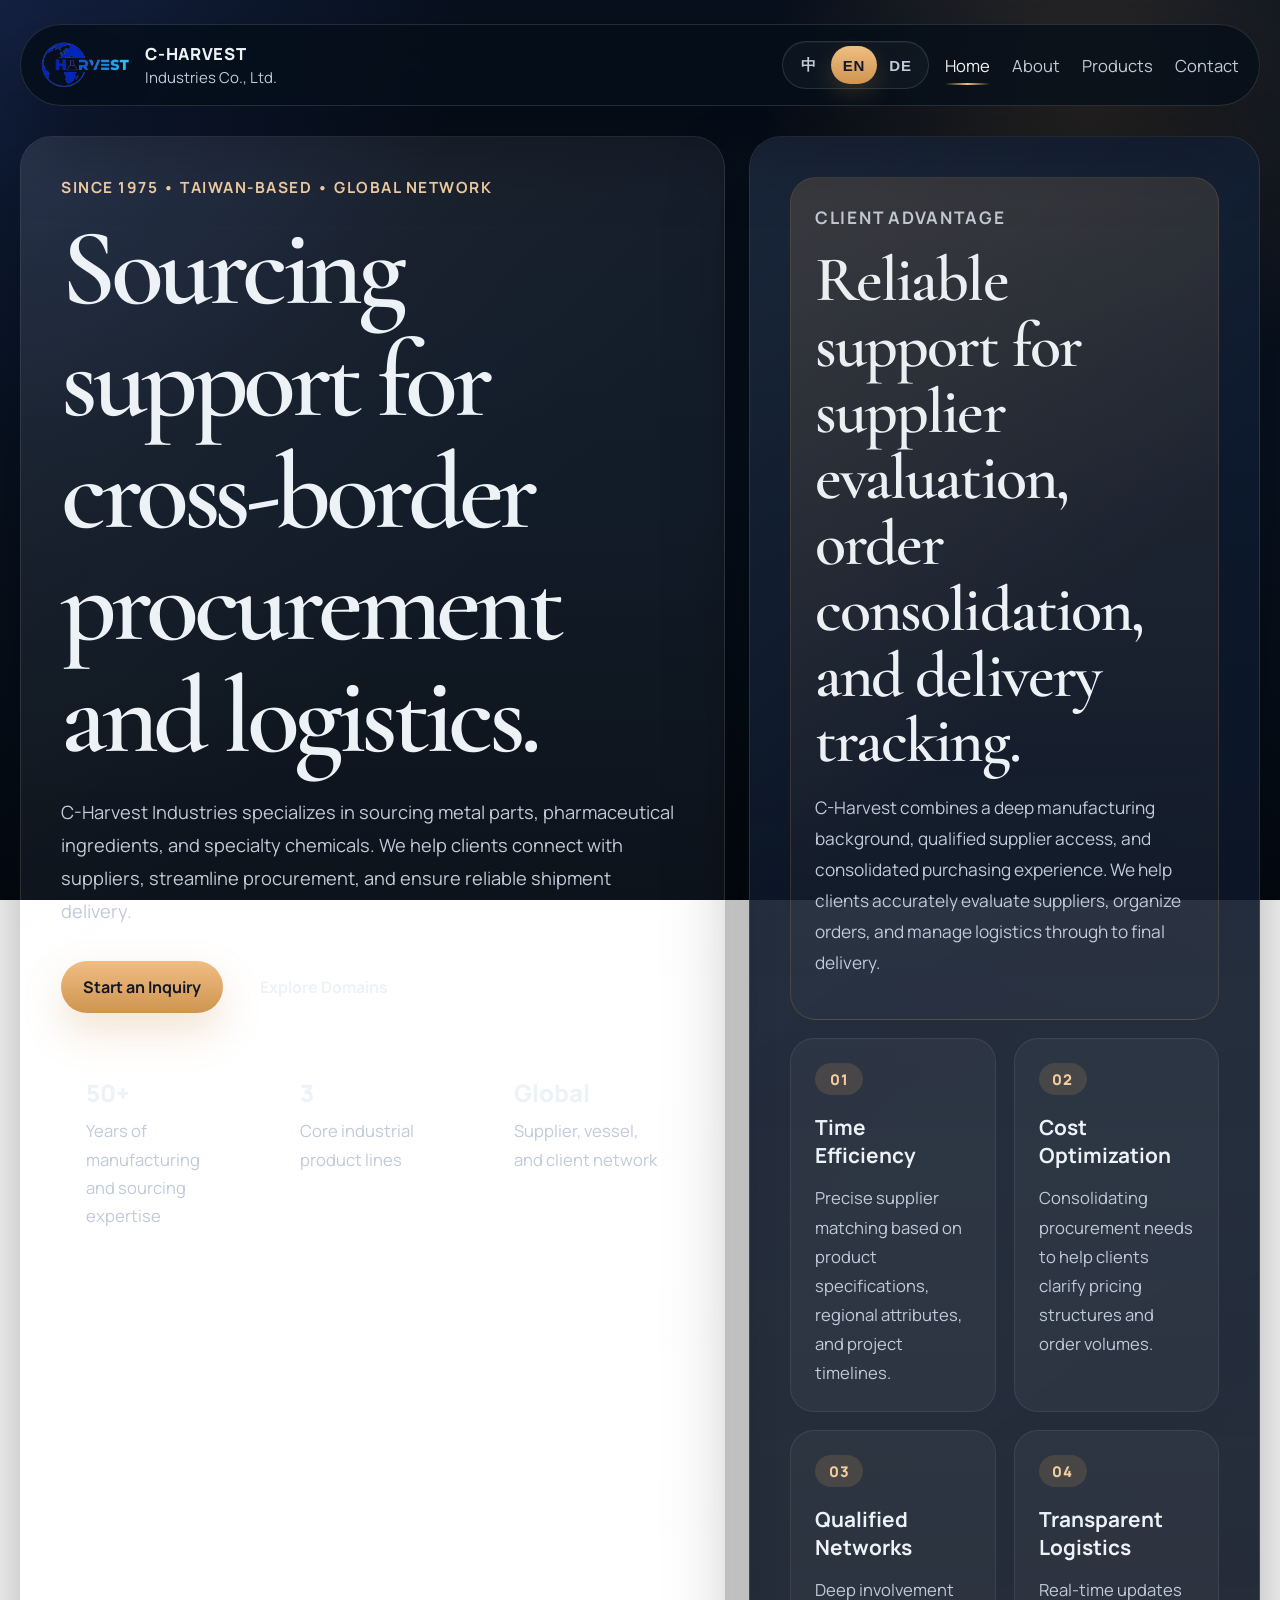
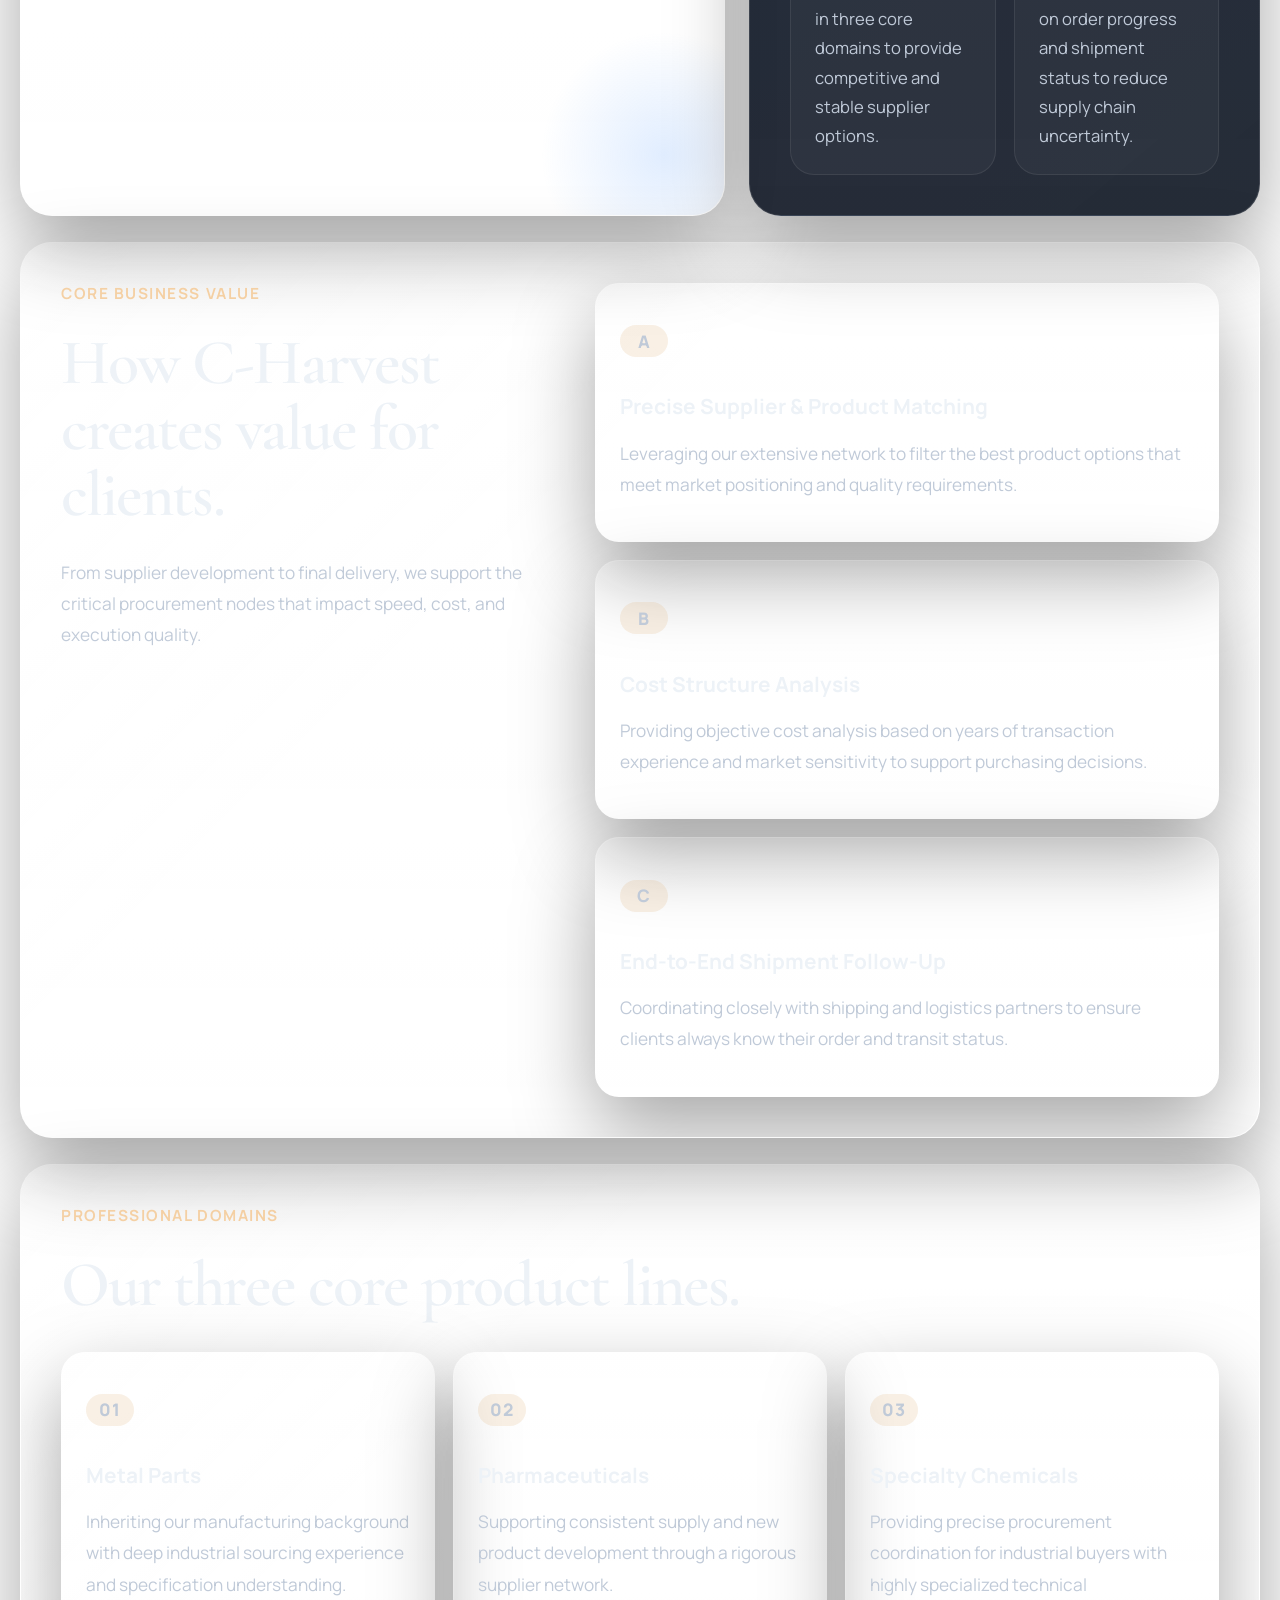
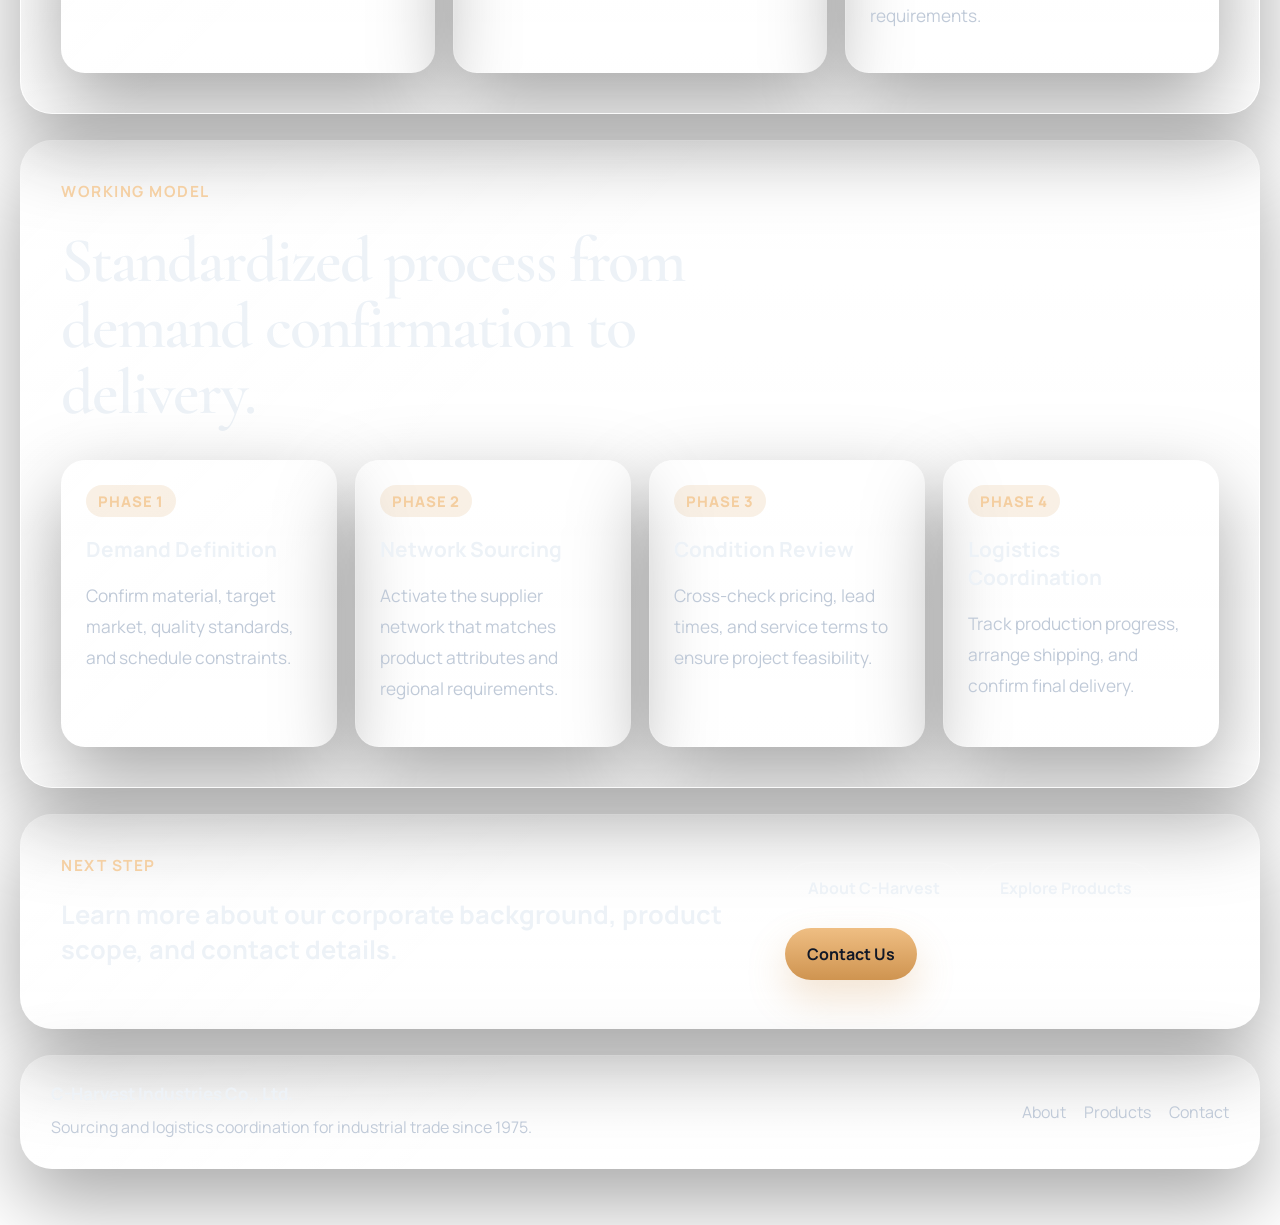
<file: index.html>
<!DOCTYPE html>
<html lang="en">
  <head>
    <meta charset="UTF-8" />
    <meta name="viewport" content="width=device-width, initial-scale=1.0" />
    <title data-i18n="meta.title">C-Harvest Industries | Global Sourcing And Logistics Support</title>
    <meta
      name="description"
      content="C-Harvest Industries provides sourcing support for metal parts, pharmaceuticals, specialty chemicals, and logistics coordination."
      data-i18n-attr="content:meta.description"
    />
    <link rel="preconnect" href="https://fonts.googleapis.com" />
    <link rel="preconnect" href="https://fonts.gstatic.com" crossorigin />
    <link
      href="https://fonts.googleapis.com/css2?family=Cormorant+Garamond:wght@500;600;700&family=Manrope:wght@400;500;600;700;800&display=swap"
      rel="stylesheet"
    />
    <link rel="stylesheet" href="./styles.css" />
  </head>
  <body data-page="home">
    <div class="page-shell">
      <header class="site-header">
        <a
          class="brand"
          href="./index.html"
          aria-label="C-Harvest home"
          data-i18n-attr="aria-label:site.brandHomeLabel"
        >
          <img
            class="brand-logo"
            src="./assets/images/c-harvest-logo.png"
            alt="C-Harvest logo"
          />
          <span class="brand-text">
            <strong>C-Harvest</strong>
            <span>Industries Co., Ltd.</span>
          </span>
        </a>
        <div class="header-actions">
          <div
            class="language-switcher"
            aria-label="Language switcher"
            data-i18n-attr="aria-label:site.languageSwitcher"
          >
            <button class="lang-button" type="button" data-language="zh" aria-pressed="false">中</button>
            <button class="lang-button" type="button" data-language="en" aria-pressed="false">EN</button>
            <button class="lang-button" type="button" data-language="de" aria-pressed="false">DE</button>
          </div>
          <button
            class="nav-toggle"
            type="button"
            aria-expanded="false"
            aria-controls="site-nav"
            aria-label="Toggle navigation"
            data-i18n-attr="aria-label:site.navToggleLabel"
          >
            <span></span>
            <span></span>
          </button>
          <nav
            class="site-nav"
            id="site-nav"
            aria-label="Primary"
            data-i18n-attr="aria-label:site.primaryNav"
          >
            <a href="./index.html" aria-current="page" data-i18n="site.home">Home</a>
            <a href="./about.html" data-i18n="site.about">About</a>
            <a href="./products.html" data-i18n="site.products">Products</a>
            <a href="./contact.html" data-i18n="site.contact">Contact</a>
          </nav>
        </div>
      </header>

      <main>
        <section class="hero hero-home">
          <div class="hero-copy">
            <p class="eyebrow" data-i18n="hero.eyebrow">Since 1975 • Taiwan-Based • Global Network</p>
            <h1 data-i18n="hero.title">Sourcing support for products, suppliers, and logistics coordination.</h1>
            <p class="hero-text" data-i18n="hero.text">
              C-Harvest Industries supports sourcing for metal parts, pharmaceuticals, and specialty chemicals while helping clients coordinate suppliers, purchasing, and shipment follow-up.
            </p>
            <div class="hero-actions">
              <a class="button button-primary" href="./contact.html" data-i18n="hero.ctaPrimary">Start an Inquiry</a>
              <a class="button button-secondary" href="./products.html" data-i18n="hero.ctaSecondary">View Products</a>
            </div>
            <div class="hero-metrics">
              <div>
                <strong data-i18n="metrics.one.value">50+</strong>
                <span data-i18n="metrics.one.label">Years of sourcing and manufacturing heritage</span>
              </div>
              <div>
                <strong data-i18n="metrics.two.value">3</strong>
                <span data-i18n="metrics.two.label">Core product domains across industrial trade</span>
              </div>
              <div>
                <strong data-i18n="metrics.three.value">Global</strong>
                <span data-i18n="metrics.three.label">Supplier, vessel, and client-facing network reach</span>
              </div>
            </div>
          </div>

          <aside class="hero-panel">
            <div class="panel-card spotlight">
              <p class="panel-label" data-i18n="panel.label">Why Clients Work With Us</p>
              <h2 data-i18n="panel.title">Long-term support for supplier selection, purchasing, and shipment follow-up.</h2>
              <p data-i18n="panel.text">
                C-Harvest combines manufacturing background, supplier access, consolidated purchasing experience, and logistics coordination to help clients compare suppliers, consolidate orders, and follow shipments through delivery.
              </p>
            </div>

            <div class="signal-grid">
              <article class="signal-card">
                <span>01</span>
                <h3 data-i18n="signals.one.title">Time Saving</h3>
                <p data-i18n="signals.one.text">Supplier matching based on product category, region, and request timing.</p>
              </article>
              <article class="signal-card">
                <span>02</span>
                <h3 data-i18n="signals.two.title">Cost Efficiency</h3>
                <p data-i18n="signals.two.text">Consolidated purchasing that helps organize pricing and order volume.</p>
              </article>
              <article class="signal-card">
                <span>03</span>
                <h3 data-i18n="signals.three.title">Networks</h3>
                <p data-i18n="signals.three.text">Access to supplier options across the company&apos;s three product categories.</p>
              </article>
              <article class="signal-card">
                <span>04</span>
                <h3 data-i18n="signals.four.title">Logistics</h3>
                <p data-i18n="signals.four.text">Shipment tracking and order status updates for clients.</p>
              </article>
            </div>
          </aside>
        </section>

        <section class="section split-section">
          <div class="section-heading">
            <p class="eyebrow" data-i18n="strengths.eyebrow">Core Business Strengths</p>
            <h2 data-i18n="strengths.title">What C-Harvest actually helps clients handle.</h2>
            <p class="section-copy" data-i18n="strengths.text">
              From supplier search to shipment follow-up, the company supports the practical parts of sourcing that affect speed, cost, and execution quality.
            </p>
          </div>
          <div class="feature-stack">
            <article class="feature-item">
              <p class="card-index">A</p>
              <h3 data-i18n="features.a.title">Supplier And Product Matching</h3>
              <p data-i18n="features.a.text">
                Use a broad supplier network to identify suitable products and match clients with options that fit their market and sourcing needs.
              </p>
            </article>
            <article class="feature-item">
              <p class="card-index">B</p>
              <h3 data-i18n="features.b.title">Cost Structure Support</h3>
              <p data-i18n="features.b.text">
                Support purchasing decisions through accumulated transaction experience and cost awareness.
              </p>
            </article>
            <article class="feature-item">
              <p class="card-index">C</p>
              <h3 data-i18n="features.c.title">Shipment And Logistics Follow-Up</h3>
              <p data-i18n="features.c.text">
                Coordinate more directly with vessel companies and logistics partners so clients can track order and shipment progress.
              </p>
            </article>
          </div>
        </section>

        <section class="section">
          <div class="section-heading narrow">
            <p class="eyebrow" data-i18n="domains.eyebrow">Product Domains</p>
            <h2 data-i18n="domains.title">Three product categories currently presented by the company.</h2>
          </div>
          <div class="card-grid three-up">
            <article class="detail-card">
              <p class="card-index">01</p>
              <h3 data-i18n="domains.one.title">Metal Parts</h3>
              <p data-i18n="domains.one.text">
                Backed by the company&apos;s manufacturing roots and long-standing industrial sourcing experience.
              </p>
            </article>
            <article class="detail-card">
              <p class="card-index">02</p>
              <h3 data-i18n="domains.two.title">Pharmaceuticals</h3>
              <p data-i18n="domains.two.text">
                Supported through networked sourcing relationships for clients seeking supplier access for recurring and new product requests.
              </p>
            </article>
            <article class="detail-card">
              <p class="card-index">03</p>
              <h3 data-i18n="domains.three.title">Specialty Chemicals</h3>
              <p data-i18n="domains.three.text">
                Positioned as a focused category for industrial buyers who need supplier coordination for specialized chemical sourcing.
              </p>
            </article>
          </div>
        </section>

        <section class="section">
          <div class="section-heading">
            <p class="eyebrow" data-i18n="working.eyebrow">Working Model</p>
            <h2 data-i18n="working.title">From sourcing requirements to shipment follow-up.</h2>
          </div>
          <div class="timeline-grid">
            <article class="timeline-card">
              <span data-i18n="steps.one.badge">Step 1</span>
              <h3 data-i18n="steps.one.title">Clarify demand</h3>
              <p data-i18n="steps.one.text">Define material, market, quality, and schedule requirements.</p>
            </article>
            <article class="timeline-card">
              <span data-i18n="steps.two.badge">Step 2</span>
              <h3 data-i18n="steps.two.title">Source through the network</h3>
              <p data-i18n="steps.two.text">Activate supplier relationships that fit product and region.</p>
            </article>
            <article class="timeline-card">
              <span data-i18n="steps.three.badge">Step 3</span>
              <h3 data-i18n="steps.three.title">Review pricing and lead time</h3>
              <p data-i18n="steps.three.text">Compare pricing, lead time, and service terms before moving forward.</p>
            </article>
            <article class="timeline-card">
              <span data-i18n="steps.four.badge">Step 4</span>
              <h3 data-i18n="steps.four.title">Coordinate logistics</h3>
              <p data-i18n="steps.four.text">Track shipment status and coordinate delivery.</p>
            </article>
          </div>
        </section>

        <section class="section cta-band">
          <div class="cta-copy">
            <p class="eyebrow" data-i18n="cta.eyebrow">Next Step</p>
            <h2 data-i18n="cta.title">Review the company profile, product scope, and contact details.</h2>
          </div>
          <div class="cta-links">
            <a class="button button-secondary" href="./about.html" data-i18n="cta.about">About Us</a>
            <a class="button button-secondary" href="./products.html" data-i18n="cta.products">Products</a>
            <a class="button button-primary" href="./contact.html" data-i18n="cta.contact">Contact Us</a>
          </div>
        </section>
      </main>

      <footer class="site-footer">
        <div>
          <strong>C-Harvest Industries Co., Ltd.</strong>
          <p data-i18n="site.footerTagline">Sourcing and logistics coordination for industrial trade since 1975.</p>
        </div>
        <div class="footer-links">
          <a href="./about.html" data-i18n="site.about">About</a>
          <a href="./products.html" data-i18n="site.products">Products</a>
          <a href="./contact.html" data-i18n="site.contact">Contact</a>
        </div>
      </footer>
    </div>

    <script src="./site.js"></script>
  </body>
</html>
</file>
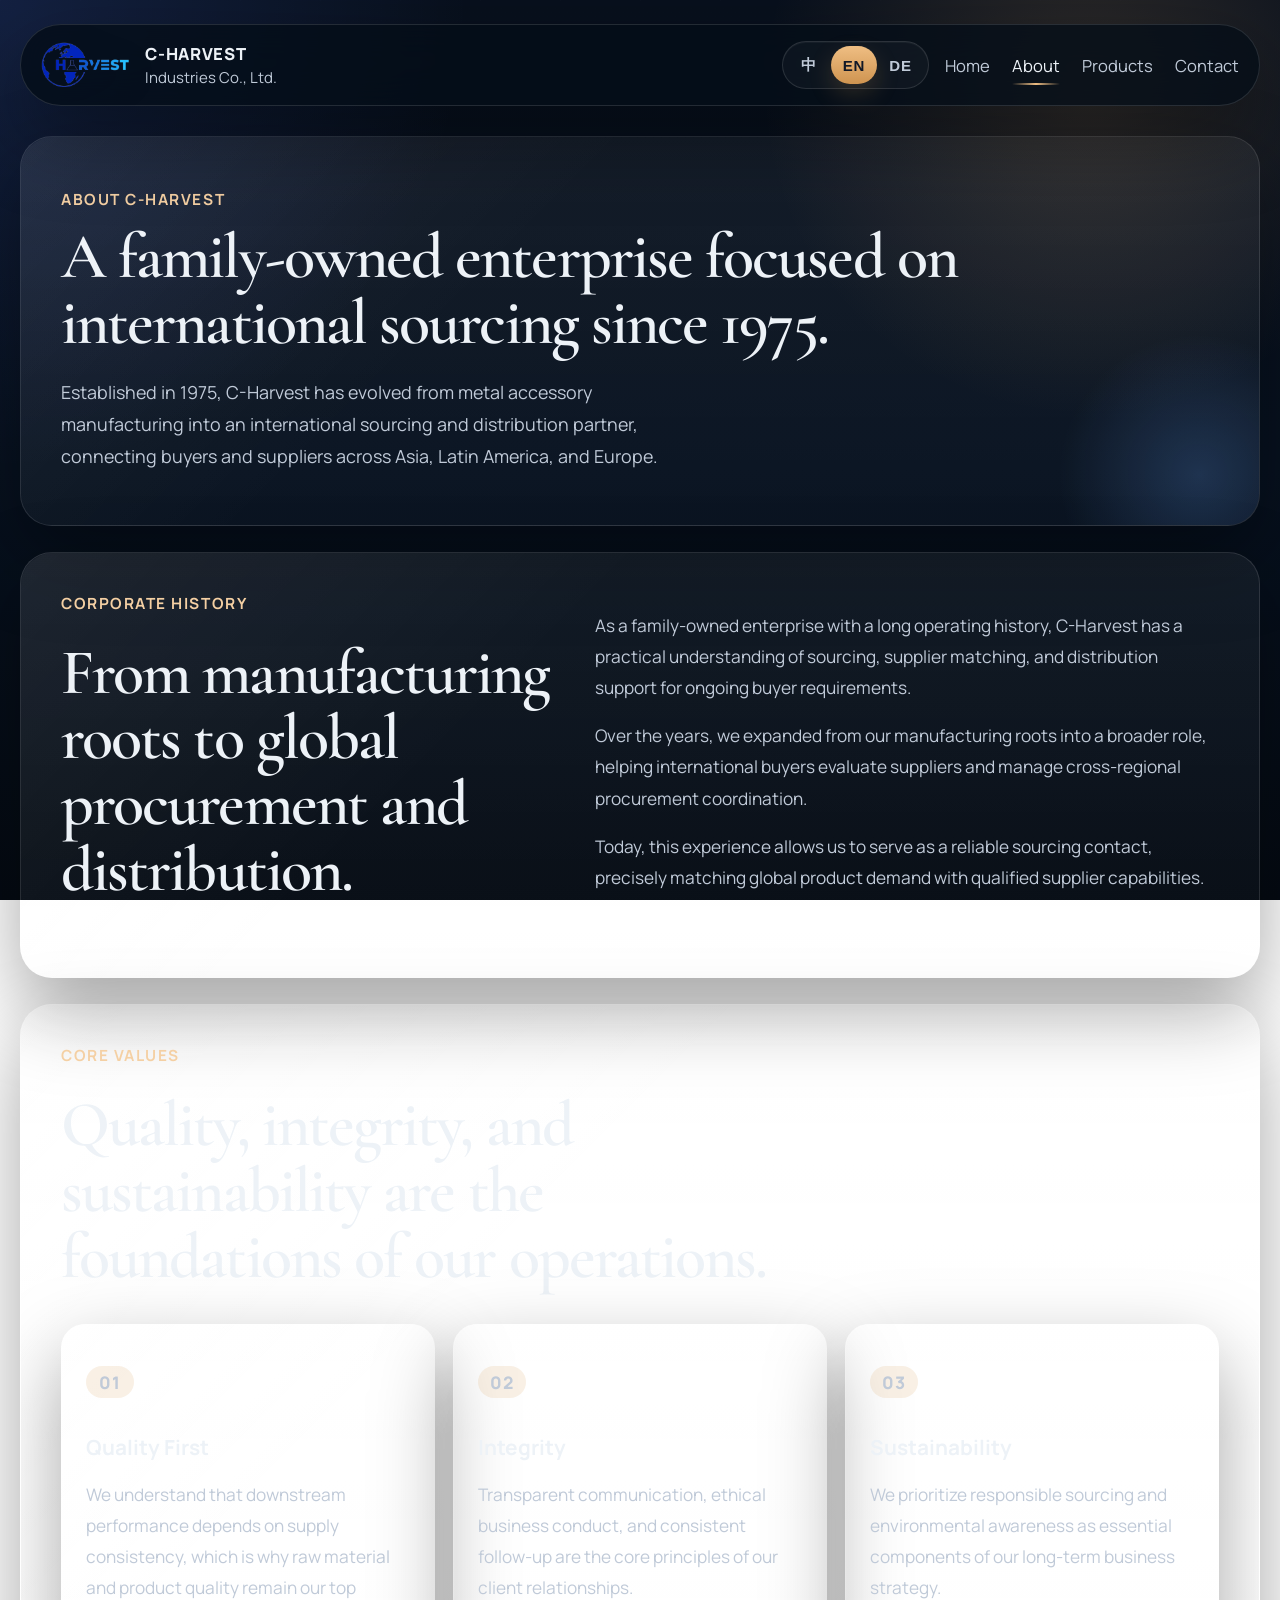
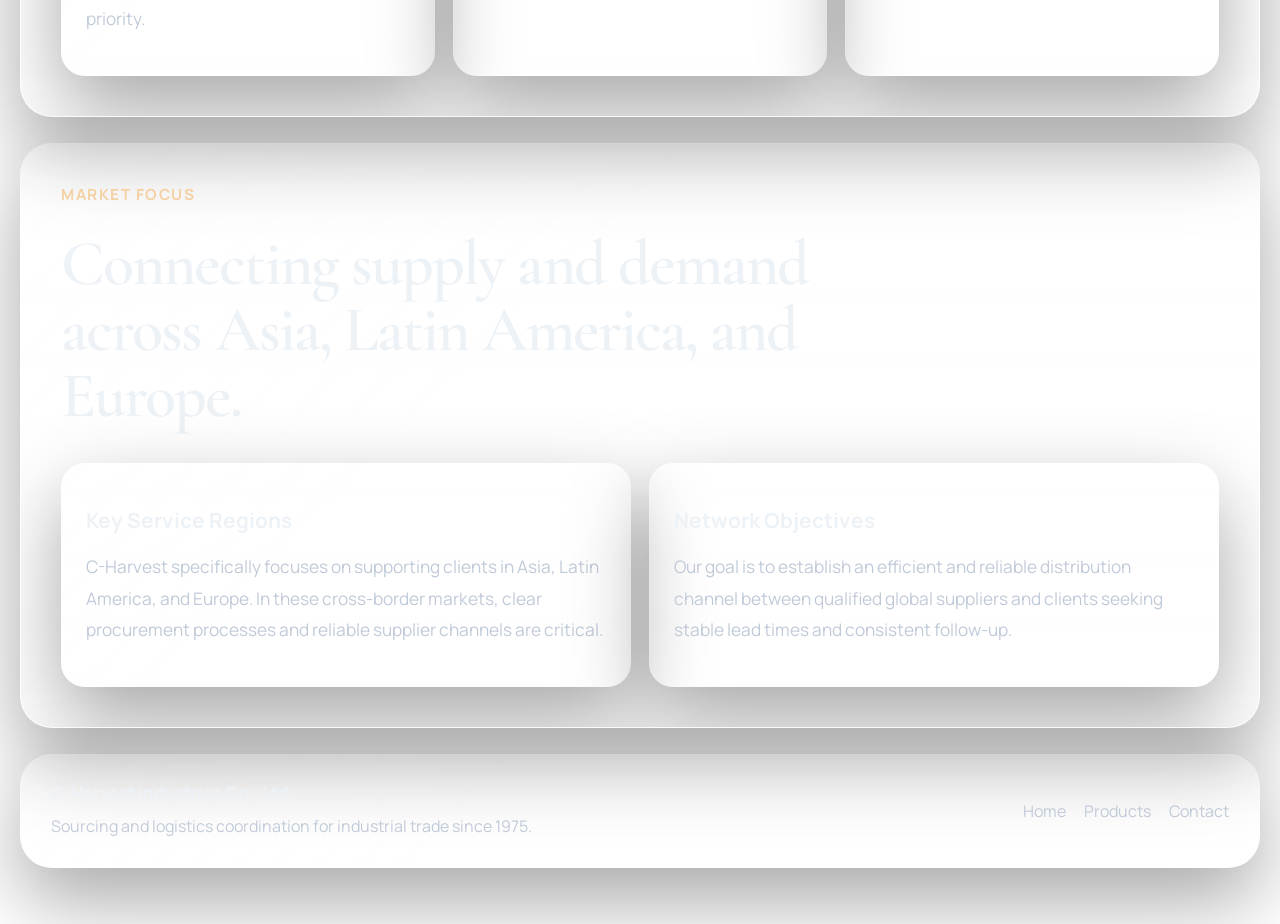
<file: about.html>
<!DOCTYPE html>
<html lang="en">
  <head>
    <meta charset="UTF-8" />
    <meta name="viewport" content="width=device-width, initial-scale=1.0" />
    <title data-i18n="meta.title">About | C-Harvest Industries</title>
    <meta
      name="description"
      content="Learn about C-Harvest Industries, its family-owned background since 1975, and its commitment to quality, integrity, and sustainability."
      data-i18n-attr="content:meta.description"
    />
    <link rel="preconnect" href="https://fonts.googleapis.com" />
    <link rel="preconnect" href="https://fonts.gstatic.com" crossorigin />
    <link
      href="https://fonts.googleapis.com/css2?family=Cormorant+Garamond:wght@500;600;700&family=Manrope:wght@400;500;600;700;800&display=swap"
      rel="stylesheet"
    />
    <link rel="stylesheet" href="./styles.css" />
  </head>
  <body data-page="about">
    <div class="page-shell">
      <header class="site-header">
        <a
          class="brand"
          href="./index.html"
          aria-label="C-Harvest home"
          data-i18n-attr="aria-label:site.brandHomeLabel"
        >
          <img class="brand-logo" src="./assets/images/c-harvest-logo.png" alt="C-Harvest logo" />
          <span class="brand-text">
            <strong>C-Harvest</strong>
            <span>Industries Co., Ltd.</span>
          </span>
        </a>
        <div class="header-actions">
          <div
            class="language-switcher"
            aria-label="Language switcher"
            data-i18n-attr="aria-label:site.languageSwitcher"
          >
            <button class="lang-button" type="button" data-language="zh" aria-pressed="false">中</button>
            <button class="lang-button" type="button" data-language="en" aria-pressed="false">EN</button>
            <button class="lang-button" type="button" data-language="de" aria-pressed="false">DE</button>
          </div>
          <button
            class="nav-toggle"
            type="button"
            aria-expanded="false"
            aria-controls="site-nav"
            aria-label="Toggle navigation"
            data-i18n-attr="aria-label:site.navToggleLabel"
          >
            <span></span>
            <span></span>
          </button>
          <nav
            class="site-nav"
            id="site-nav"
            aria-label="Primary"
            data-i18n-attr="aria-label:site.primaryNav"
          >
            <a href="./index.html" data-i18n="site.home">Home</a>
            <a href="./about.html" aria-current="page" data-i18n="site.about">About</a>
            <a href="./products.html" data-i18n="site.products">Products</a>
            <a href="./contact.html" data-i18n="site.contact">Contact</a>
          </nav>
        </div>
      </header>

      <main>
        <section class="page-hero">
          <p class="eyebrow" data-i18n="hero.eyebrow">About C-Harvest</p>
          <h1 data-i18n="hero.title">Family-owned company supporting international sourcing since 1975.</h1>
          <p class="page-hero-copy" data-i18n="hero.text">
            C-Harvest has served clients since 1975, evolving from metal accessory production into a broader sourcing and distribution partner connecting buyers with suppliers across Asia, Latin America, and Europe.
          </p>
        </section>

        <section class="section split-section">
          <div class="section-heading">
            <p class="eyebrow" data-i18n="story.eyebrow">Company Story</p>
            <h2 data-i18n="story.title">From metal accessory production to international sourcing and distribution support.</h2>
          </div>
          <div class="narrative-stack">
            <p data-i18n="story.one">
              C-Harvest is a family-owned enterprise with a long operating history and a practical understanding of sourcing, supplier matching, and distribution support for ongoing buyer requirements.
            </p>
            <p data-i18n="story.two">
              Over time, the company expanded from manufacturing-oriented roots into a broader role that helps international buyers compare suppliers and handle sourcing coordination across regions.
            </p>
            <p data-i18n="story.three">
              Today, that experience supports clients who need an experienced sourcing contact to connect product demand with supplier capability across regions.
            </p>
          </div>
        </section>

        <section class="section">
          <div class="section-heading narrow">
            <p class="eyebrow" data-i18n="values.eyebrow">Core Values</p>
            <h2 data-i18n="values.title">Quality, integrity, and sustainability remain central to the business.</h2>
          </div>
          <div class="card-grid three-up">
            <article class="detail-card">
              <p class="card-index">01</p>
              <h3 data-i18n="values.one.title">Quality</h3>
              <p data-i18n="values.one.text">
                Raw material and product consistency remain central because downstream performance depends on supply quality from the start.
              </p>
            </article>
            <article class="detail-card">
              <p class="card-index">02</p>
              <h3 data-i18n="values.two.title">Integrity</h3>
              <p data-i18n="values.two.text">
                Transparent communication, ethical conduct, and consistent follow-up are presented as core relationship principles.
              </p>
            </article>
            <article class="detail-card">
              <p class="card-index">03</p>
              <h3 data-i18n="values.three.title">Sustainability</h3>
              <p data-i18n="values.three.text">
                The company states an interest in responsible sourcing and environmental awareness as part of long-term operations.
              </p>
            </article>
          </div>
        </section>

        <section class="section">
          <div class="section-heading">
            <p class="eyebrow" data-i18n="market.eyebrow">Market Focus</p>
            <h2 data-i18n="market.title">Connecting suppliers and buyers across Asia, Latin America, and Europe.</h2>
          </div>
          <div class="dual-panels">
            <article class="panel-box">
              <h3 data-i18n="market.one.title">Client Regions</h3>
              <p data-i18n="market.one.text">
                C-Harvest emphasizes support for clients in Asia, Latin America, and Europe, where procurement clarity and supplier access are often important in cross-border sourcing.
              </p>
            </article>
            <article class="panel-box">
              <h3 data-i18n="market.two.title">Network Objective</h3>
              <p data-i18n="market.two.text">
                The company's role is to establish a useful distribution channel between qualified suppliers worldwide and clients looking for suitable suppliers, workable lead times, and consistent follow-up.
              </p>
            </article>
          </div>
        </section>
      </main>

      <footer class="site-footer">
        <div>
          <strong>C-Harvest Industries Co., Ltd.</strong>
          <p data-i18n="site.footerTagline">Sourcing and logistics coordination for industrial trade since 1975.</p>
        </div>
        <div class="footer-links">
          <a href="./index.html" data-i18n="site.home">Home</a>
          <a href="./products.html" data-i18n="site.products">Products</a>
          <a href="./contact.html" data-i18n="site.contact">Contact</a>
        </div>
      </footer>
    </div>

    <script src="./site.js"></script>
  </body>
</html>
</file>
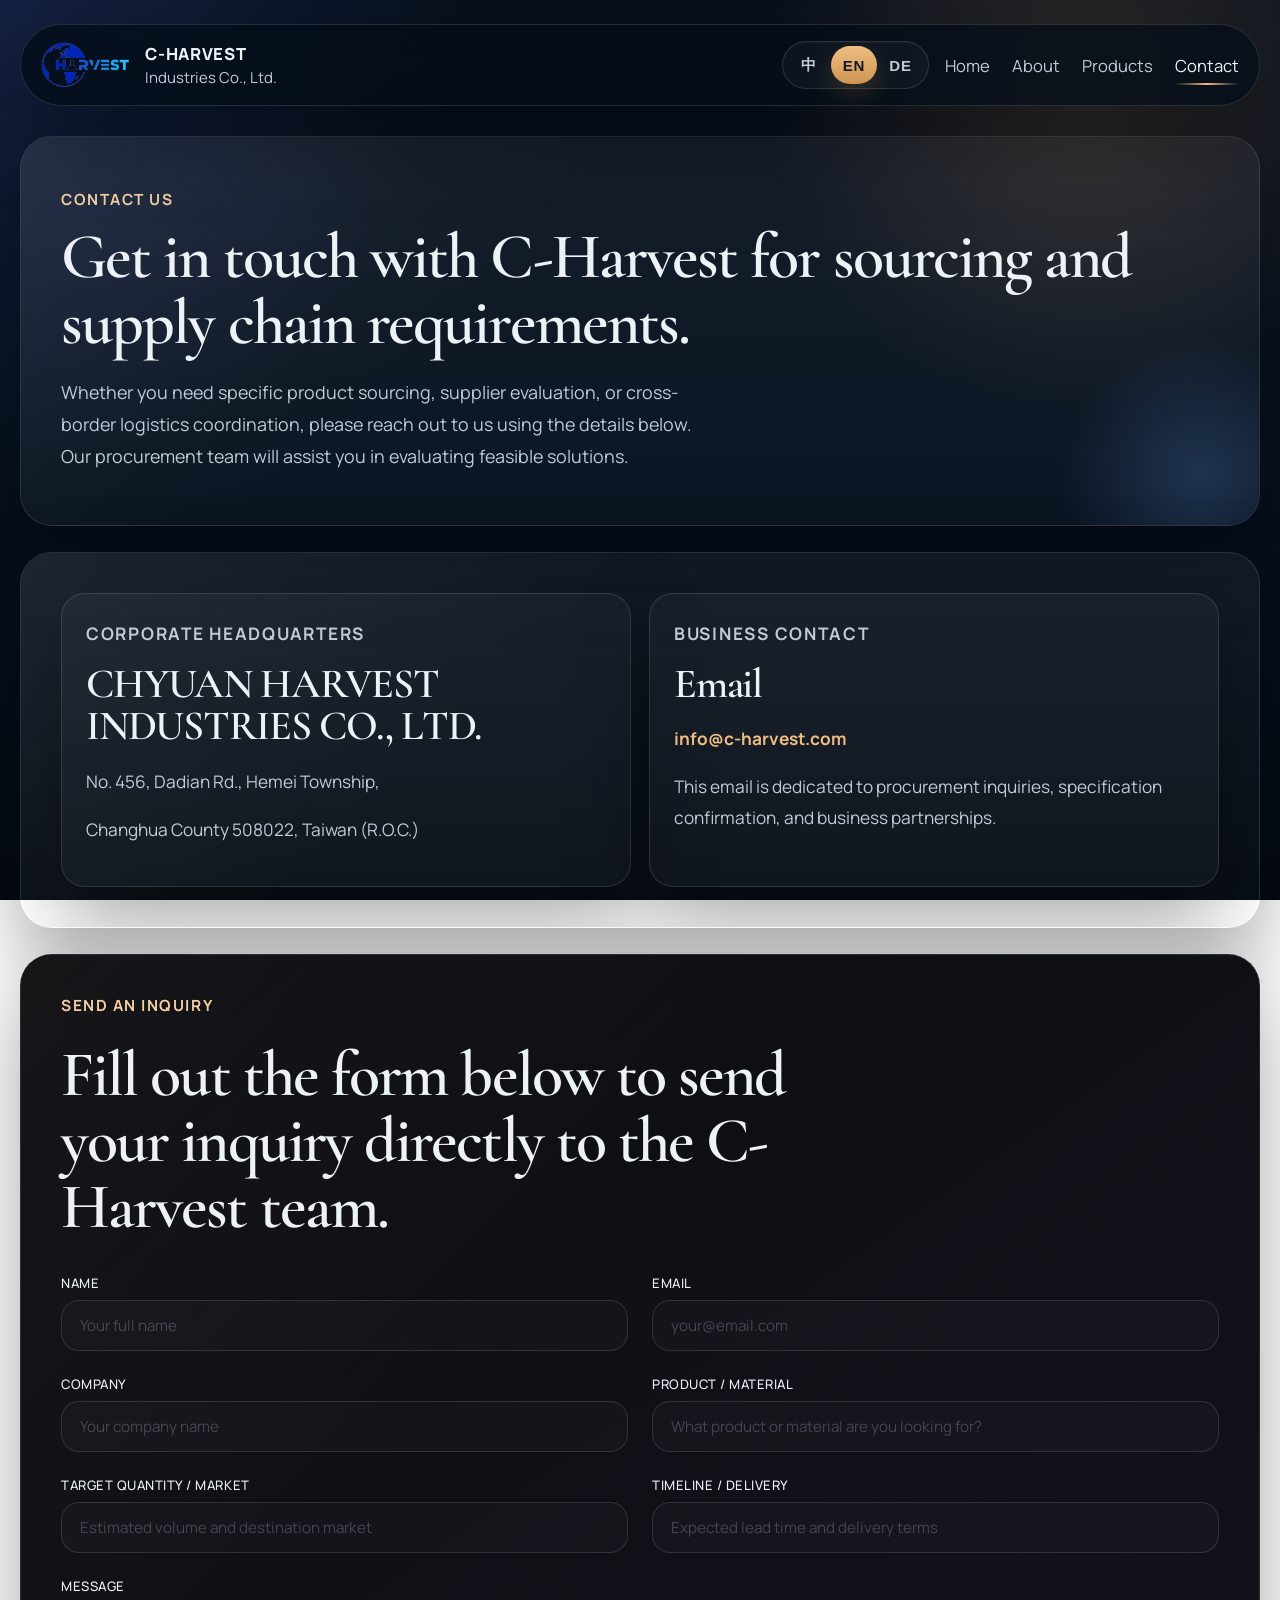
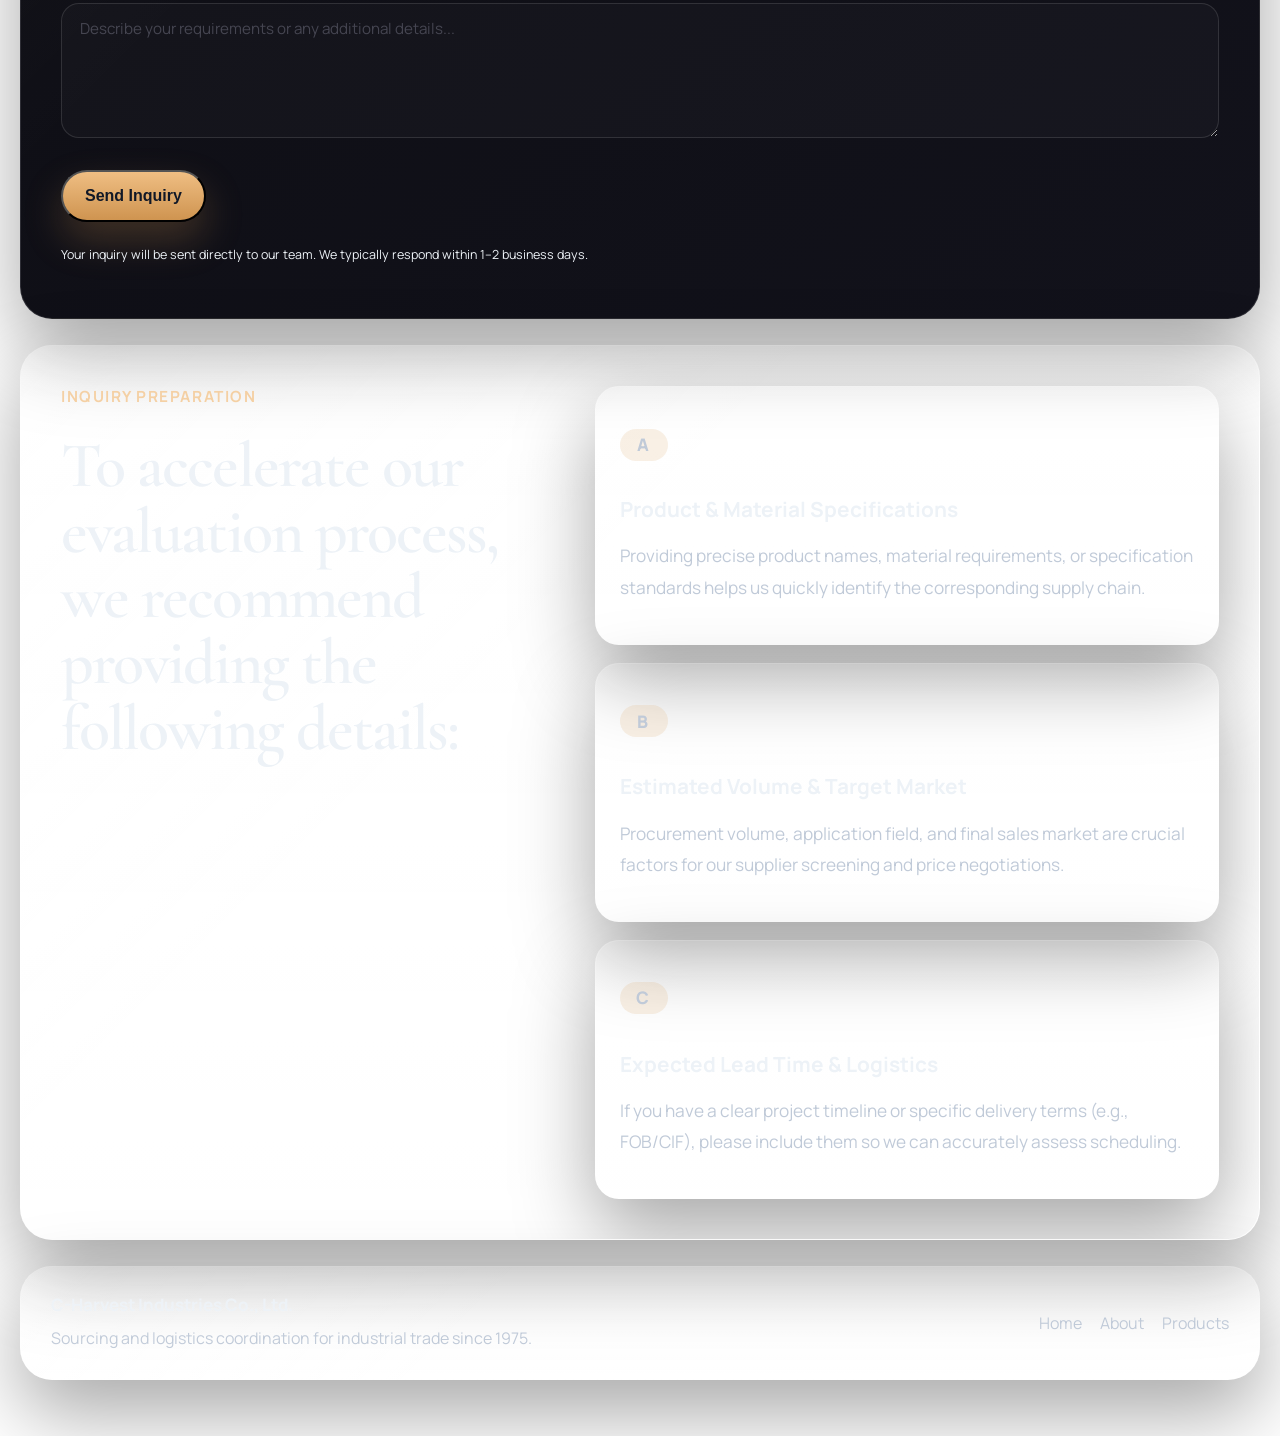
<file: contact.html>
<!DOCTYPE html>
<html lang="en">
  <head>
    <meta charset="UTF-8" />
    <meta name="viewport" content="width=device-width, initial-scale=1.0" />
    <title data-i18n="meta.title">Contact | C-Harvest Industries</title>
    <meta
      name="description"
      content="Contact C-Harvest Industries in Changhua County, Taiwan, and connect with the team for sourcing inquiries."
      data-i18n-attr="content:meta.description"
    />
    <link rel="preconnect" href="https://fonts.googleapis.com" />
    <link rel="preconnect" href="https://fonts.gstatic.com" crossorigin />
    <link
      href="https://fonts.googleapis.com/css2?family=Cormorant+Garamond:wght@500;600;700&family=Manrope:wght@400;500;600;700;800&display=swap"
      rel="stylesheet"
    />
    <link rel="stylesheet" href="./styles.css" />
  </head>
  <body data-page="contact">
    <div class="page-shell">
      <header class="site-header">
        <a
          class="brand"
          href="./index.html"
          aria-label="C-Harvest home"
          data-i18n-attr="aria-label:site.brandHomeLabel"
        >
          <img class="brand-logo" src="./assets/images/c-harvest-logo.png" alt="C-Harvest logo" />
          <span class="brand-text">
            <strong>C-Harvest</strong>
            <span>Industries Co., Ltd.</span>
          </span>
        </a>
        <div class="header-actions">
          <div
            class="language-switcher"
            aria-label="Language switcher"
            data-i18n-attr="aria-label:site.languageSwitcher"
          >
            <button class="lang-button" type="button" data-language="zh" aria-pressed="false">中</button>
            <button class="lang-button" type="button" data-language="en" aria-pressed="false">EN</button>
            <button class="lang-button" type="button" data-language="de" aria-pressed="false">DE</button>
          </div>
          <button
            class="nav-toggle"
            type="button"
            aria-expanded="false"
            aria-controls="site-nav"
            aria-label="Toggle navigation"
            data-i18n-attr="aria-label:site.navToggleLabel"
          >
            <span></span>
            <span></span>
          </button>
          <nav
            class="site-nav"
            id="site-nav"
            aria-label="Primary"
            data-i18n-attr="aria-label:site.primaryNav"
          >
            <a href="./index.html" data-i18n="site.home">Home</a>
            <a href="./about.html" data-i18n="site.about">About</a>
            <a href="./products.html" data-i18n="site.products">Products</a>
            <a href="./contact.html" aria-current="page" data-i18n="site.contact">Contact</a>
          </nav>
        </div>
      </header>

      <main>
        <section class="page-hero">
          <p class="eyebrow" data-i18n="hero.eyebrow">Contact Us</p>
          <h1 data-i18n="hero.title">Contact C-Harvest for product, sourcing, and logistics inquiries.</h1>
          <p class="page-hero-copy" data-i18n="hero.text">
            Use this page to contact C-Harvest for sourcing discussions, product inquiries, supplier coordination, or follow-up on business opportunities.
          </p>
        </section>

        <section class="section contact-layout">
          <article class="contact-card">
            <p class="eyebrow" data-i18n="office.eyebrow">Head Office</p>
            <h2>CHYUAN HARVEST INDUSTRIES CO., LTD.</h2>
            <p>No. 456, Dadian Rd., Hemei Township,</p>
            <p>Changhua County 508022, Taiwan (R.O.C.)</p>
          </article>

          <article class="contact-card">
            <p class="eyebrow" data-i18n="direct.eyebrow">Direct Contact</p>
            <h2 data-i18n="direct.title">Email</h2>
            <p>
              <a class="text-link" href="mailto:info@c-harvest.com">info@c-harvest.com</a>
            </p>
            <p class="muted-note" data-i18n="direct.note">
              Use this email for sourcing inquiries, product questions, and business introductions.
            </p>
          </article>
        </section>

        <section class="section contact-form-section">
          <div class="section-heading">
            <p class="eyebrow" data-i18n="form.eyebrow">Send an Inquiry</p>
            <h2 data-i18n="form.title">Fill out the form below to send your inquiry directly to the C-Harvest team.</h2>
          </div>
          <form
            class="inquiry-form"
            id="inquiry-form"
            novalidate
          >
            <div class="form-row">
              <div class="form-group">
                <label for="inq-name" data-i18n="form.nameLabel">Name <span aria-hidden="true">*</span></label>
                <input
                  type="text"
                  id="inq-name"
                  name="name"
                  required
                  autocomplete="name"
                  data-i18n-attr="placeholder:form.namePlaceholder"
                  placeholder="Your full name"
                />
              </div>
              <div class="form-group">
                <label for="inq-email" data-i18n="form.emailLabel">Email <span aria-hidden="true">*</span></label>
                <input
                  type="email"
                  id="inq-email"
                  name="email"
                  required
                  autocomplete="email"
                  data-i18n-attr="placeholder:form.emailPlaceholder"
                  placeholder="your@email.com"
                />
              </div>
            </div>
            <div class="form-row">
              <div class="form-group">
                <label for="inq-company" data-i18n="form.companyLabel">Company</label>
                <input
                  type="text"
                  id="inq-company"
                  name="company"
                  autocomplete="organization"
                  data-i18n-attr="placeholder:form.companyPlaceholder"
                  placeholder="Your company name"
                />
              </div>
              <div class="form-group">
                <label for="inq-product" data-i18n="form.productLabel">Product / Material</label>
                <input
                  type="text"
                  id="inq-product"
                  name="product"
                  data-i18n-attr="placeholder:form.productPlaceholder"
                  placeholder="What product or material are you looking for?"
                />
              </div>
            </div>
            <div class="form-row">
              <div class="form-group">
                <label for="inq-quantity" data-i18n="form.quantityLabel">Target Quantity / Market</label>
                <input
                  type="text"
                  id="inq-quantity"
                  name="quantity"
                  data-i18n-attr="placeholder:form.quantityPlaceholder"
                  placeholder="Estimated volume and destination market"
                />
              </div>
              <div class="form-group">
                <label for="inq-timeline" data-i18n="form.timelineLabel">Timeline / Delivery</label>
                <input
                  type="text"
                  id="inq-timeline"
                  name="timeline"
                  data-i18n-attr="placeholder:form.timelinePlaceholder"
                  placeholder="Expected lead time and delivery terms"
                />
              </div>
            </div>
            <div class="form-group form-group--full">
              <label for="inq-message" data-i18n="form.messageLabel">Message</label>
              <textarea
                id="inq-message"
                name="message"
                rows="5"
                data-i18n-attr="placeholder:form.messagePlaceholder"
                placeholder="Describe your requirements or any additional details..."
              ></textarea>
            </div>
            <div class="form-actions">
              <button type="submit" class="button button-primary" data-i18n="form.submitLabel">Send Inquiry</button>
              <p class="form-hint" data-i18n="form.hint">
                Your inquiry will be sent directly to our team. We typically respond within 1–2 business days.
              </p>
            </div>
          </form>
        </section>

        <section class="section split-section">
          <div class="section-heading">
            <p class="eyebrow" data-i18n="before.eyebrow">Before You Contact Us</p>
            <h2 data-i18n="before.title">Information to include in your inquiry.</h2>
          </div>
          <div class="feature-stack">
            <article class="feature-item">
              <p class="card-index">A</p>
              <h3 data-i18n="before.a.title">Product Or Material Name</h3>
              <p data-i18n="before.a.text">
                Share the item or material you are looking for so the team can understand the category immediately.
              </p>
            </article>
            <article class="feature-item">
              <p class="card-index">B</p>
              <h3 data-i18n="before.b.title">Target Quantity Or Market</h3>
              <p data-i18n="before.b.text">
                Quantity, application, or destination market helps narrow down relevant supplier options.
              </p>
            </article>
            <article class="feature-item">
              <p class="card-index">C</p>
              <h3 data-i18n="before.c.title">Timing And Delivery Needs</h3>
              <p data-i18n="before.c.text">
                If you already know your lead time or shipment expectations, including them early helps the team review your request earlier.
              </p>
            </article>
          </div>
        </section>
      </main>

      <footer class="site-footer">
        <div>
          <strong>C-Harvest Industries Co., Ltd.</strong>
          <p data-i18n="site.footerTagline">Sourcing and logistics coordination for industrial trade since 1975.</p>
        </div>
        <div class="footer-links">
          <a href="./index.html" data-i18n="site.home">Home</a>
          <a href="./about.html" data-i18n="site.about">About</a>
          <a href="./products.html" data-i18n="site.products">Products</a>
        </div>
      </footer>
    </div>

    <script src="./site.js"></script>
  </body>
</html>
</file>
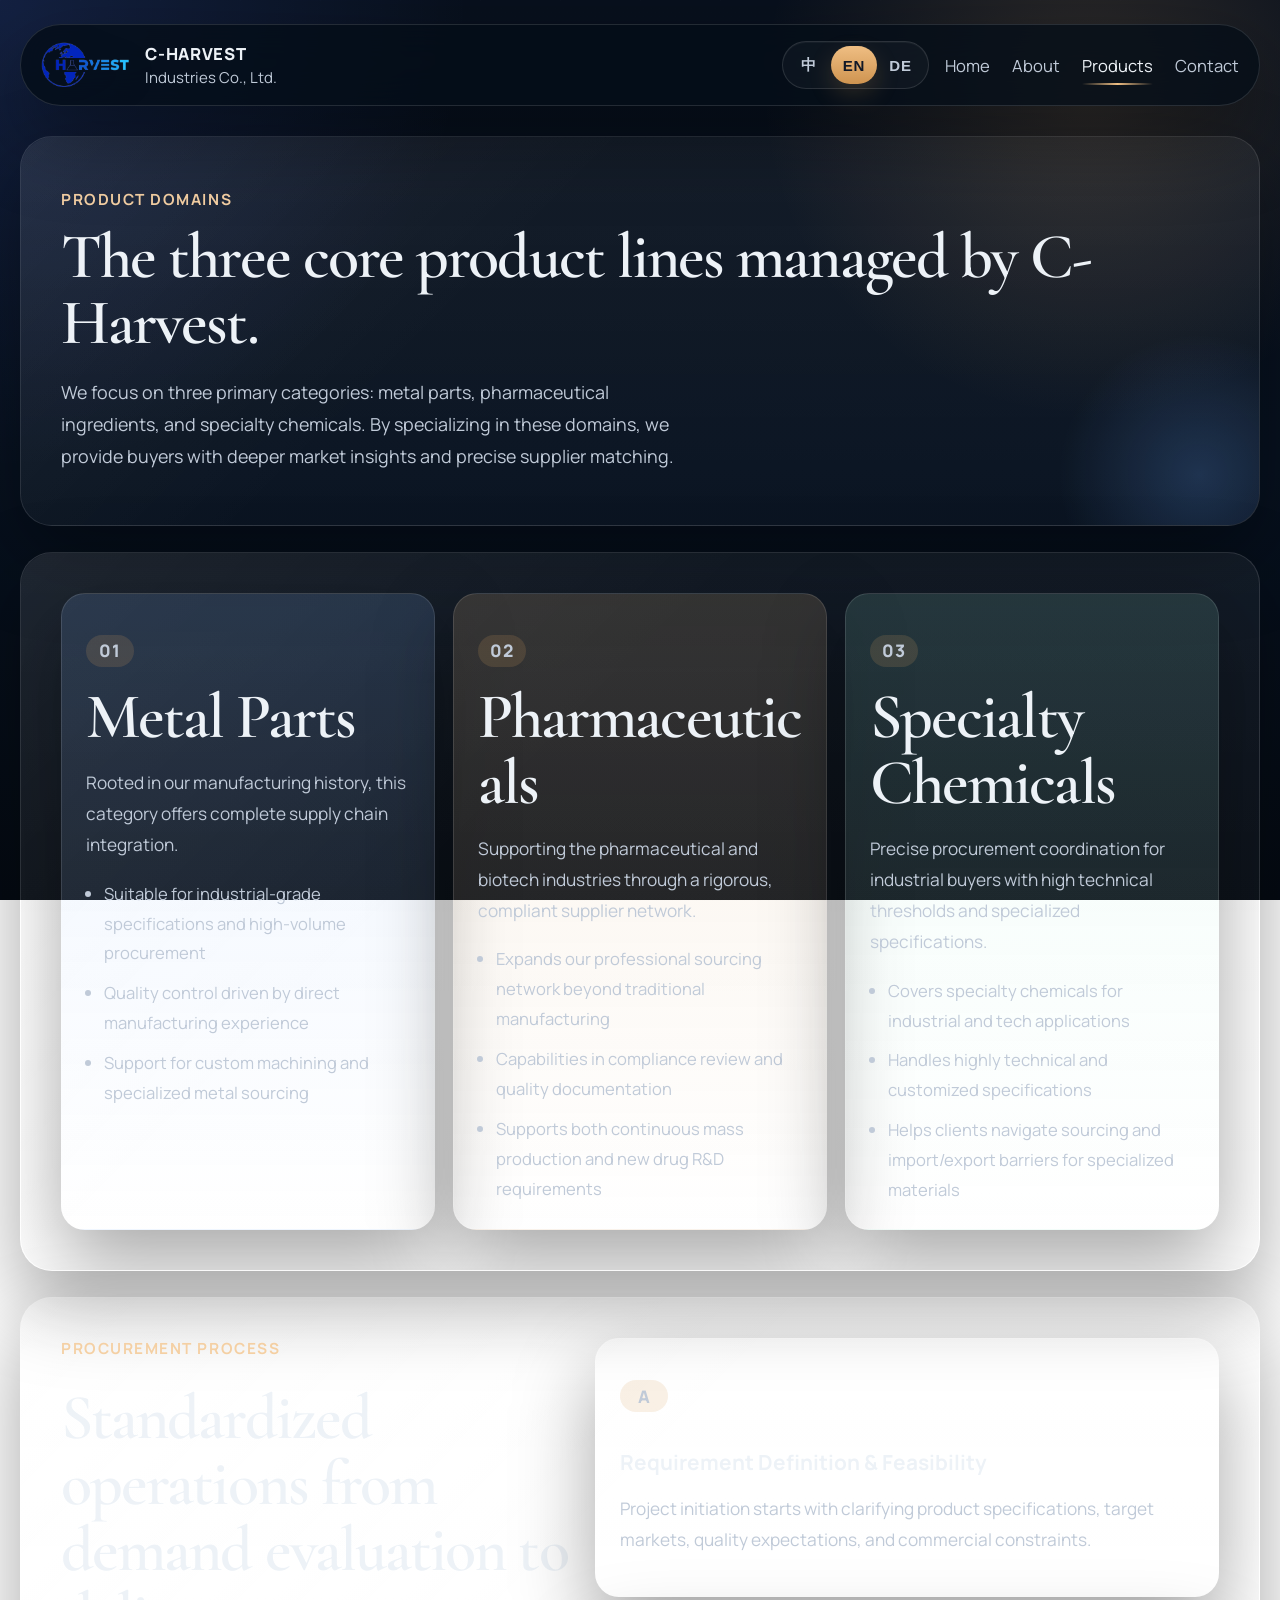
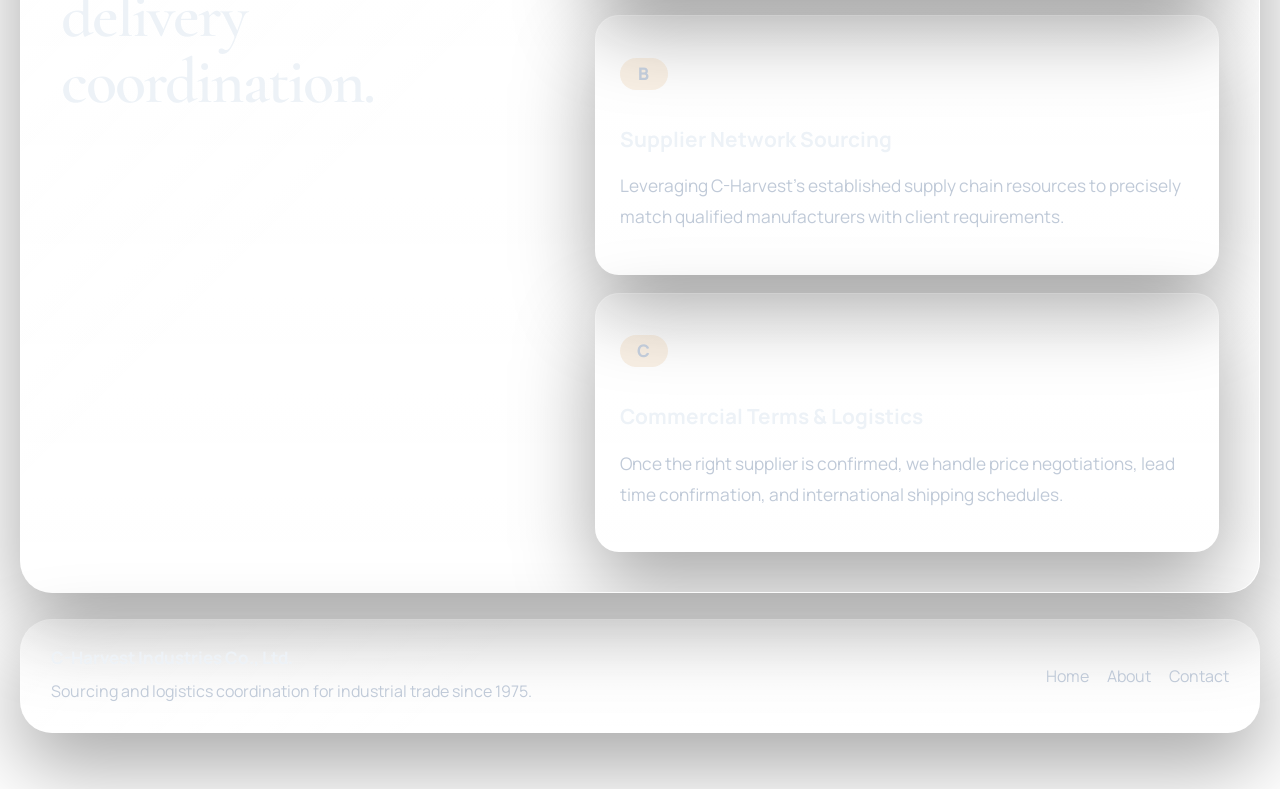
<file: products.html>
<!DOCTYPE html>
<html lang="en">
  <head>
    <meta charset="UTF-8" />
    <meta name="viewport" content="width=device-width, initial-scale=1.0" />
    <title data-i18n="meta.title">Products | C-Harvest Industries</title>
    <meta
      name="description"
      content="Explore C-Harvest product domains including metal parts, pharmaceuticals, and specialty chemicals."
      data-i18n-attr="content:meta.description"
    />
    <link rel="preconnect" href="https://fonts.googleapis.com" />
    <link rel="preconnect" href="https://fonts.gstatic.com" crossorigin />
    <link
      href="https://fonts.googleapis.com/css2?family=Cormorant+Garamond:wght@500;600;700&family=Manrope:wght@400;500;600;700;800&display=swap"
      rel="stylesheet"
    />
    <link rel="stylesheet" href="./styles.css" />
  </head>
  <body data-page="products">
    <div class="page-shell">
      <header class="site-header">
        <a
          class="brand"
          href="./index.html"
          aria-label="C-Harvest home"
          data-i18n-attr="aria-label:site.brandHomeLabel"
        >
          <img class="brand-logo" src="./assets/images/c-harvest-logo.png" alt="C-Harvest logo" />
          <span class="brand-text">
            <strong>C-Harvest</strong>
            <span>Industries Co., Ltd.</span>
          </span>
        </a>
        <div class="header-actions">
          <div
            class="language-switcher"
            aria-label="Language switcher"
            data-i18n-attr="aria-label:site.languageSwitcher"
          >
            <button class="lang-button" type="button" data-language="zh" aria-pressed="false">中</button>
            <button class="lang-button" type="button" data-language="en" aria-pressed="false">EN</button>
            <button class="lang-button" type="button" data-language="de" aria-pressed="false">DE</button>
          </div>
          <button
            class="nav-toggle"
            type="button"
            aria-expanded="false"
            aria-controls="site-nav"
            aria-label="Toggle navigation"
            data-i18n-attr="aria-label:site.navToggleLabel"
          >
            <span></span>
            <span></span>
          </button>
          <nav
            class="site-nav"
            id="site-nav"
            aria-label="Primary"
            data-i18n-attr="aria-label:site.primaryNav"
          >
            <a href="./index.html" data-i18n="site.home">Home</a>
            <a href="./about.html" data-i18n="site.about">About</a>
            <a href="./products.html" aria-current="page" data-i18n="site.products">Products</a>
            <a href="./contact.html" data-i18n="site.contact">Contact</a>
          </nav>
        </div>
      </header>

      <main>
        <section class="page-hero">
          <p class="eyebrow" data-i18n="hero.eyebrow">Product Scope</p>
          <h1 data-i18n="hero.title">Three product categories currently presented by the company.</h1>
          <p class="page-hero-copy" data-i18n="hero.text">
            C-Harvest currently presents three main product categories: metal parts, pharmaceuticals, and specialty chemicals. This page organizes those categories so buyers can understand the company&apos;s sourcing scope more quickly.
          </p>
        </section>

        <section class="section">
          <div class="card-grid three-up">
            <article class="product-card featured-metal">
              <p class="card-index">01</p>
              <h2 data-i18n="cards.one.title">Metal Parts</h2>
              <p data-i18n="cards.one.text">
                A category closely aligned with the company&apos;s long-running industrial and manufacturing background.
              </p>
              <ul class="bullet-list">
                <li data-i18n="cards.one.bulletOne">Suitable for industrial sourcing conversations</li>
                <li data-i18n="cards.one.bulletTwo">Connects naturally to production heritage</li>
                <li data-i18n="cards.one.bulletThree">Relevant for buyers looking for manufacturing-related sourcing support</li>
              </ul>
            </article>
            <article class="product-card featured-pharma">
              <p class="card-index">02</p>
              <h2 data-i18n="cards.two.title">Pharmaceuticals</h2>
              <p data-i18n="cards.two.text">
                Positioned as part of the company&apos;s wider sourcing network and supplier access model.
              </p>
              <ul class="bullet-list">
                <li data-i18n="cards.two.bulletOne">Extends the company&apos;s sourcing scope beyond metal parts</li>
                <li data-i18n="cards.two.bulletTwo">Represents a broader supplier network</li>
                <li data-i18n="cards.two.bulletThree">Supports recurring and new product requests</li>
              </ul>
            </article>
            <article class="product-card featured-chemical">
              <p class="card-index">03</p>
              <h2 data-i18n="cards.three.title">Specialty Chemicals</h2>
              <p data-i18n="cards.three.text">
                Presented as a targeted trade domain for clients with more specialized procurement requirements.
              </p>
              <ul class="bullet-list">
                <li data-i18n="cards.three.bulletOne">Covers chemical sourcing requests with more specialized needs</li>
                <li data-i18n="cards.three.bulletTwo">Adds a technical product category to the portfolio</li>
                <li data-i18n="cards.three.bulletThree">Supports buyers with more specific procurement requirements</li>
              </ul>
            </article>
          </div>
        </section>

        <section class="section split-section">
          <div class="section-heading">
            <p class="eyebrow" data-i18n="process.eyebrow">How Product Requests Are Handled</p>
            <h2 data-i18n="process.title">Product requests are handled through requirement review, supplier matching, and delivery coordination.</h2>
          </div>
          <div class="feature-stack">
            <article class="feature-item">
              <p class="card-index">A</p>
              <h3 data-i18n="process.a.title">Requirement Review</h3>
              <p data-i18n="process.a.text">
                Product requests start with understanding the item, market, expected quality level, and commercial constraints.
              </p>
            </article>
            <article class="feature-item">
              <p class="card-index">B</p>
              <h3 data-i18n="process.b.title">Supplier Network Access</h3>
              <p data-i18n="process.b.text">
                The company uses its supplier connections to identify supplier options that match buyer requirements.
              </p>
            </article>
            <article class="feature-item">
              <p class="card-index">C</p>
              <h3 data-i18n="process.c.title">Commercial And Delivery Follow-Through</h3>
              <p data-i18n="process.c.text">
                After product options are identified, attention shifts to cost, timing, and logistics coordination so the request can move forward.
              </p>
            </article>
          </div>
        </section>
      </main>

      <footer class="site-footer">
        <div>
          <strong>C-Harvest Industries Co., Ltd.</strong>
          <p data-i18n="site.footerTagline">Sourcing and logistics coordination for industrial trade since 1975.</p>
        </div>
        <div class="footer-links">
          <a href="./index.html" data-i18n="site.home">Home</a>
          <a href="./about.html" data-i18n="site.about">About</a>
          <a href="./contact.html" data-i18n="site.contact">Contact</a>
        </div>
      </footer>
    </div>

    <script src="./site.js"></script>
  </body>
</html>
</file>
<file: styles.css>
:root {
  --bg: #07111f;
  --bg-deep: #040a12;
  --line: rgba(255, 255, 255, 0.12);
  --line-strong: rgba(255, 255, 255, 0.18);
  --text: #edf2f7;
  --muted: #c0cad8;
  --accent: #d8a25f;
  --accent-strong: #efbe83;
  --accent-soft: rgba(216, 162, 95, 0.16);
  --glow: rgba(104, 166, 255, 0.2);
  --panel: linear-gradient(180deg, rgba(255, 255, 255, 0.055), rgba(255, 255, 255, 0.02));
  --panel-alt: linear-gradient(180deg, rgba(15, 28, 49, 0.92), rgba(8, 16, 30, 0.88));
  --shadow: 0 32px 80px rgba(0, 0, 0, 0.35);
  --radius-xl: 32px;
  --radius-lg: 24px;
  --radius-md: 18px;
  --max-width: 1240px;
}

* {
  box-sizing: border-box;
}

html {
  scroll-behavior: smooth;
}

body {
  margin: 0;
  min-height: 100vh;
  font-family: "Manrope", sans-serif;
  font-size: 17px;
  color: var(--text);
  background:
    radial-gradient(circle at top left, rgba(80, 120, 255, 0.16), transparent 30%),
    radial-gradient(circle at 85% 10%, rgba(216, 162, 95, 0.18), transparent 24%),
    linear-gradient(180deg, #08101d 0%, #07111f 52%, var(--bg-deep) 100%);
  background-attachment: fixed;
}

body::before {
  content: "";
  position: fixed;
  inset: 0;
  pointer-events: none;
  background:
    linear-gradient(rgba(255, 255, 255, 0.04) 1px, transparent 1px),
    linear-gradient(90deg, rgba(255, 255, 255, 0.04) 1px, transparent 1px);
  background-size: 80px 80px;
  mask-image: linear-gradient(180deg, rgba(0, 0, 0, 0.55), transparent 88%);
  opacity: 0.28;
}

a {
  color: inherit;
  text-decoration: none;
}

img {
  display: block;
  max-width: 100%;
}

p, h1, h2, h3, span, a, li {
  overflow-wrap: break-word;
  word-break: break-word;
}

main {
  display: grid;
  gap: 26px;
}

.page-shell {
  width: min(calc(100% - 40px), var(--max-width));
  margin: 0 auto;
  padding: 24px 0 56px;
}

.site-header,
.section,
.hero-copy,
.hero-panel,
.page-hero,
.site-footer,
.detail-card,
.feature-item,
.timeline-card,
.product-card,
.panel-box,
.contact-card {
  border: 1px solid var(--line);
  background: var(--panel);
  box-shadow: var(--shadow);
}

.site-header {
  position: sticky;
  top: 18px;
  z-index: 20;
  display: flex;
  align-items: center;
  justify-content: space-between;
  gap: 24px;
  padding: 16px 20px;
  margin-bottom: 30px;
  border-radius: 999px;
  background: rgba(5, 13, 24, 0.78);
  backdrop-filter: blur(18px);
}

.brand {
  display: inline-flex;
  align-items: center;
  gap: 14px;
  min-width: 0;
}

.header-actions {
  display: flex;
  align-items: center;
  gap: 16px;
  margin-left: auto;
}

.brand-logo {
  width: auto;
  height: 48px;
  object-fit: contain;
  filter: drop-shadow(0 10px 18px rgba(0, 0, 0, 0.2));
}

.brand-text {
  display: grid;
  gap: 2px;
}

.brand-text strong {
  font-size: 1.04rem;
  font-weight: 800;
  letter-spacing: 0.04em;
  text-transform: uppercase;
}

.brand-text span {
  color: var(--muted);
  font-size: 0.94rem;
}

.site-nav {
  display: inline-flex;
  flex-wrap: wrap;
  gap: 22px;
}

.language-switcher {
  display: inline-flex;
  align-items: center;
  padding: 4px;
  border: 1px solid var(--line);
  border-radius: 999px;
  background: rgba(255, 255, 255, 0.03);
  box-shadow: inset 0 1px 0 rgba(255, 255, 255, 0.04);
}

.lang-button {
  min-width: 44px;
  min-height: 38px;
  padding: 0 12px;
  border: 0;
  border-radius: 999px;
  background: transparent;
  color: var(--muted);
  font-size: 0.94rem;
  font-weight: 800;
  letter-spacing: 0.06em;
  cursor: pointer;
  transition:
    color 180ms ease,
    background 180ms ease,
    transform 180ms ease,
    box-shadow 180ms ease;
}

.lang-button:hover,
.lang-button:focus-visible {
  color: var(--text);
}

.lang-button.is-active {
  color: #111827;
  background: linear-gradient(180deg, var(--accent-strong), #cf9450);
  box-shadow: 0 10px 24px rgba(207, 148, 80, 0.2);
}

.site-nav a {
  position: relative;
  color: var(--muted);
  font-size: 1.04rem;
  transition: color 180ms ease, transform 180ms ease;
}

.site-nav a:hover,
.site-nav a:focus-visible,
.site-nav a[aria-current="page"] {
  color: var(--text);
}

.site-nav a[aria-current="page"]::after {
  content: "";
  position: absolute;
  left: 0;
  right: 0;
  bottom: -8px;
  height: 2px;
  border-radius: 999px;
  background: linear-gradient(90deg, transparent, var(--accent-strong), transparent);
}

.nav-toggle {
  position: relative;
  display: none;
  align-items: center;
  justify-content: center;
  width: 48px;
  height: 48px;
  padding: 0;
  border: 1px solid var(--line);
  border-radius: 50%;
  background: rgba(255, 255, 255, 0.03);
  cursor: pointer;
}

.nav-toggle span {
  position: absolute;
  width: 18px;
  height: 2px;
  border-radius: 999px;
  background: var(--text);
  transition: transform 180ms ease;
}

.nav-toggle span:first-child {
  transform: translateY(-4px);
}

.nav-toggle span:last-child {
  transform: translateY(4px);
}

.eyebrow,
.panel-label {
  margin: 0 0 14px;
  color: #f4cea0;
  font-size: 0.96rem;
  font-weight: 700;
  letter-spacing: 0.1em;
  text-transform: uppercase;
}

.hero,
.split-section,
.contact-layout {
  display: grid;
  gap: 24px;
}

.hero {
  grid-template-columns: minmax(0, 1.16fr) minmax(320px, 0.84fr);
  align-items: stretch;
}

.hero-copy,
.hero-panel,
.page-hero,
.section,
.site-footer {
  position: relative;
  border-radius: var(--radius-xl);
  overflow: hidden;
}

.hero-copy,
.hero-panel,
.page-hero,
.section {
  padding: 40px;
}

.hero-copy::before,
.hero-panel::before,
.page-hero::before,
.section::before,
.site-footer::before {
  content: "";
  position: absolute;
  inset: 0;
  border-radius: inherit;
  pointer-events: none;
  background: linear-gradient(135deg, rgba(255, 255, 255, 0.05), transparent 38%);
}

.hero-copy::after,
.page-hero::after {
  content: "";
  position: absolute;
  right: -100px;
  bottom: -110px;
  width: 320px;
  height: 320px;
  border-radius: 50%;
  background: radial-gradient(circle, var(--glow), transparent 62%);
  pointer-events: none;
}

.hero-home .hero-copy h1,
.page-hero h1,
.section-heading h2,
.spotlight h2,
.product-card h2,
.contact-card h2 {
  margin: 0;
  font-family: "Cormorant Garamond", serif;
  font-weight: 600;
  line-height: 1.03;
}

.hero-home .hero-copy h1 {
  max-width: 10ch;
  font-size: clamp(3.6rem, 8.8vw, 6.8rem);
  letter-spacing: -0.05em;
}

.page-hero h1,
.section-heading h2,
.spotlight h2,
.product-card h2,
.contact-card h2 {
  font-size: clamp(2.7rem, 5vw, 4.4rem);
  letter-spacing: -0.03em;
}

.hero-text,
.page-hero-copy,
.section-copy,
.spotlight p,
.detail-card p,
.feature-item p,
.timeline-card p,
.panel-box p,
.contact-card p,
.site-footer p,
.product-card p,
.narrative-stack p {
  color: var(--muted);
  font-size: 1.08rem;
  line-height: 1.8;
}

.hero-text {
  max-width: 60ch;
  margin: 24px 0 34px;
  font-size: 1.14rem;
}

.page-hero {
  padding: 52px 40px;
}

.page-hero-copy {
  max-width: 58ch;
  margin: 20px 0 0;
  font-size: 1.12rem;
}

.hero-panel {
  display: grid;
  gap: 18px;
  background:
    var(--panel-alt),
    linear-gradient(140deg, transparent 30%, rgba(216, 162, 95, 0.09));
}

.spotlight {
  padding: 24px;
  border: 1px solid rgba(216, 162, 95, 0.18);
  border-radius: 26px;
  background: linear-gradient(180deg, rgba(216, 162, 95, 0.12), rgba(255, 255, 255, 0.02));
}

.hero-actions,
.cta-links {
  display: flex;
  flex-wrap: wrap;
  gap: 14px;
}

.hero-actions {
  margin-bottom: 38px;
}

.button {
  display: inline-flex;
  align-items: center;
  justify-content: center;
  min-height: 52px;
  padding: 0 22px;
  border-radius: 999px;
  font-size: 1rem;
  font-weight: 700;
  transition: transform 180ms ease, box-shadow 180ms ease;
}

.button:hover,
.button:focus-visible {
  transform: translateY(-2px);
}

.button-primary {
  background: linear-gradient(180deg, var(--accent-strong), #cf9450);
  color: #111827;
  box-shadow: 0 18px 38px rgba(207, 148, 80, 0.25);
}

.button-secondary {
  border: 1px solid var(--line);
  background: rgba(255, 255, 255, 0.03);
}

.hero-metrics,
.signal-grid,
.card-grid,
.feature-stack,
.timeline-grid,
.dual-panels,
.contact-layout {
  display: grid;
  gap: 18px;
}

.hero-metrics {
  grid-template-columns: repeat(3, minmax(0, 1fr));
}

.hero-metrics div,
.signal-card,
.detail-card,
.feature-item,
.timeline-card,
.product-card,
.panel-box,
.contact-card {
  padding: 24px;
  border-radius: 24px;
}

.hero-metrics div {
  border: 1px solid rgba(255, 255, 255, 0.08);
  background: rgba(255, 255, 255, 0.02);
}

.hero-metrics strong {
  display: block;
  margin-bottom: 8px;
  font-size: 1.5rem;
  font-weight: 800;
}

.hero-metrics span {
  color: var(--muted);
  font-size: 1.04rem;
  line-height: 1.7;
}

.signal-grid {
  grid-template-columns: repeat(2, minmax(0, 1fr));
}

.signal-card {
  min-height: 180px;
  border: 1px solid rgba(255, 255, 255, 0.08);
  background: rgba(255, 255, 255, 0.035);
}

.signal-card span,
.card-index,
.timeline-card span {
  display: inline-flex;
  align-items: center;
  justify-content: center;
  min-width: 48px;
  min-height: 32px;
  padding: 0 12px;
  border-radius: 999px;
  background: var(--accent-soft);
  color: #f4cea0;
  font-size: 0.92rem;
  font-weight: 800;
  letter-spacing: 0.06em;
  text-transform: uppercase;
}

.signal-card h3,
.detail-card h3,
.feature-item h3,
.timeline-card h3,
.panel-box h3 {
  margin: 18px 0 14px;
  font-size: 1.3rem;
}

.signal-card p {
  margin: 0;
  color: var(--muted);
  font-size: 1.04rem;
  line-height: 1.75;
}

.section-heading {
  display: grid;
  gap: 12px;
  max-width: 780px;
  margin-bottom: 34px;
}

.section-heading.narrow {
  max-width: 720px;
}

.split-section {
  grid-template-columns: minmax(0, 0.9fr) minmax(0, 1.1fr);
  align-items: start;
}

.feature-stack,
.narrative-stack {
  align-content: start;
}

.feature-item,
.detail-card,
.timeline-card,
.product-card,
.panel-box,
.contact-card {
  background: rgba(255, 255, 255, 0.03);
}

.card-grid.three-up {
  grid-template-columns: repeat(3, minmax(0, 1fr));
}

.timeline-grid {
  grid-template-columns: repeat(4, minmax(0, 1fr));
}

.dual-panels,
.contact-layout {
  grid-template-columns: repeat(2, minmax(0, 1fr));
}

.product-card {
  min-height: 100%;
}

.featured-metal {
  background:
    linear-gradient(180deg, rgba(110, 168, 255, 0.12), rgba(255, 255, 255, 0.025)),
    rgba(255, 255, 255, 0.03);
}

.featured-pharma {
  background:
    linear-gradient(180deg, rgba(216, 162, 95, 0.14), rgba(255, 255, 255, 0.025)),
    rgba(255, 255, 255, 0.03);
}

.featured-chemical {
  background:
    linear-gradient(180deg, rgba(130, 232, 198, 0.11), rgba(255, 255, 255, 0.025)),
    rgba(255, 255, 255, 0.03);
}

.bullet-list {
  margin: 18px 0 0;
  padding-left: 18px;
  color: var(--muted);
  font-size: 1.04rem;
  line-height: 1.8;
}

.bullet-list li + li {
  margin-top: 10px;
}

.cta-band {
  display: flex;
  align-items: center;
  justify-content: space-between;
  gap: 24px;
}

.cta-copy {
  max-width: 700px;
}

.contact-card h2 {
  margin-bottom: 14px;
  font-size: clamp(1.8rem, 4vw, 2.6rem);
}

.text-link {
  color: var(--accent-strong);
  font-weight: 700;
}

.muted-note {
  margin-top: 12px;
}

.site-footer {
  display: flex;
  align-items: center;
  justify-content: space-between;
  gap: 20px;
  margin-top: 26px;
  padding: 26px 30px;
}

.site-footer strong {
  display: block;
  margin-bottom: 8px;
}

.site-footer p {
  margin: 0;
  font-size: 1rem;
}

.footer-links {
  display: inline-flex;
  flex-wrap: wrap;
  gap: 18px;
  color: var(--muted);
  font-size: 1rem;
}

/* ============================
   CONTACT FORM
   ============================ */
.contact-form-section {
  background: linear-gradient(145deg, #0a0a0d 0%, #0f0f16 40%, #12121b 100%);
}

.inquiry-form {
  display: flex;
  flex-direction: column;
  gap: 24px;
  margin-top: 28px;
}

.form-row {
  display: grid;
  grid-template-columns: 1fr 1fr;
  gap: 24px;
}

.form-group {
  display: flex;
  flex-direction: column;
  gap: 8px;
}

.form-group--full {
  grid-column: 1 / -1;
}

.form-group label {
  font-size: 0.82rem;
  font-weight: 500;
  letter-spacing: 0.04em;
  text-transform: uppercase;
  color: var(--text-dim);
}

.form-group label span {
  color: var(--accent-strong);
}

.inquiry-form input,
.inquiry-form textarea {
  width: 100%;
  padding: 14px 18px;
  border: 1px solid var(--line);
  border-radius: var(--radius-md);
  background: rgba(255, 255, 255, 0.025);
  color: var(--text);
  font-size: 0.95rem;
  font-family: inherit;
  transition: border-color 180ms ease, box-shadow 180ms ease, background 180ms ease;
  outline: none;
}

.inquiry-form input::placeholder,
.inquiry-form textarea::placeholder {
  color: rgba(160, 160, 180, 0.35);
}

.inquiry-form input:focus,
.inquiry-form textarea:focus {
  border-color: var(--accent-strong);
  box-shadow: 0 0 0 4px rgba(207, 148, 80, 0.1);
  background: rgba(255, 255, 255, 0.04);
}

.inquiry-form input:user-invalid,
.inquiry-form textarea:user-invalid {
  border-color: rgba(239, 68, 68, 0.4);
}

.inquiry-form textarea {
  resize: vertical;
  min-height: 120px;
}

.form-actions {
  display: flex;
  flex-direction: column;
  align-items: flex-start;
  gap: 12px;
  padding-top: 8px;
}

.form-hint {
  font-size: 0.78rem;
  color: var(--text-dim);
  line-height: 1.5;
}

.form-status {
  padding: 14px 18px;
  border-radius: var(--radius-md);
  font-size: 0.88rem;
  font-weight: 500;
  display: none;
}

.form-status--sending,
.form-status--success,
.form-status--error {
  display: block;
}

.form-status--sending {
  background: rgba(207, 148, 80, 0.08);
  border: 1px solid rgba(207, 148, 80, 0.2);
  color: var(--accent-strong);
}

.form-status--success {
  background: rgba(34, 197, 94, 0.08);
  border: 1px solid rgba(34, 197, 94, 0.2);
  color: #22c55e;
}

.form-status--error {
  background: rgba(239, 68, 68, 0.08);
  border: 1px solid rgba(239, 68, 68, 0.2);
  color: #ef4444;
}

@keyframes fadeUp {
  from {
    opacity: 0;
    transform: translateY(28px);
  }
  to {
    opacity: 1;
    transform: translateY(0);
  }
}

@keyframes fadeIn {
  from { opacity: 0; }
  to { opacity: 1; }
}

@keyframes scaleIn {
  from {
    opacity: 0;
    transform: scale(0.96);
  }
  to {
    opacity: 1;
    transform: scale(1);
  }
}

.site-header {
  animation: fadeIn 600ms ease both;
}

.hero-home .hero-copy {
  animation: fadeUp 700ms ease 100ms both;
}

.hero-panel {
  animation: fadeUp 700ms ease 200ms both;
}

.signal-card,
.detail-card,
.feature-item,
.timeline-card,
.panel-box,
.product-card {
  animation: fadeUp 600ms ease both;
}

.signal-grid .signal-card:nth-child(2) { animation-delay: 120ms; }
.signal-grid .signal-card:nth-child(3) { animation-delay: 240ms; }
.signal-grid .signal-card:nth-child(4) { animation-delay: 360ms; }

.section {
  animation: fadeUp 700ms ease both;
}

.card-grid .detail-card:nth-child(2) { animation-delay: 100ms; }
.card-grid .detail-card:nth-child(3) { animation-delay: 200ms; }

.timeline-grid .timeline-card:nth-child(2) { animation-delay: 80ms; }
.timeline-grid .timeline-card:nth-child(3) { animation-delay: 160ms; }
.timeline-grid .timeline-card:nth-child(4) { animation-delay: 240ms; }

.spotlight {
  animation: scaleIn 600ms ease 150ms both;
}

.cta-band {
  animation: fadeUp 700ms ease 100ms both;
}

:focus-visible {
  outline: 2px solid var(--accent-strong);
  outline-offset: 4px;
  border-radius: 4px;
}

button:focus-visible,
a:focus-visible {
  outline: 2px solid var(--accent-strong);
  outline-offset: 3px;
}

.hero-copy::after {
  content: "";
  position: absolute;
  right: -80px;
  bottom: -80px;
  width: 280px;
  height: 280px;
  border-radius: 50%;
  background: radial-gradient(circle, var(--glow), transparent 62%);
  pointer-events: none;
  animation: scaleIn 1000ms ease 600ms both;
}

.spotlight {
  position: relative;
}

.spotlight::before {
  content: "";
  position: absolute;
  inset: 0;
  border-radius: inherit;
  background: linear-gradient(135deg, rgba(216, 162, 95, 0.06), transparent 60%);
  pointer-events: none;
}

@media (max-width: 1120px) {
  .hero,
  .split-section,
  .card-grid.three-up,
  .timeline-grid,
  .dual-panels,
  .contact-layout {
    grid-template-columns: 1fr;
  }
}

@media (max-width: 820px) {
  .page-shell {
    width: min(calc(100% - 24px), var(--max-width));
    padding-top: 16px;
  }

  .site-header,
  .page-hero,
  .hero-copy,
  .hero-panel,
  .section,
  .site-footer {
    padding: 26px;
  }

  .site-header {
    position: static;
    align-items: center;
    flex-wrap: wrap;
    border-radius: 28px;
  }

  .header-actions {
    width: 100%;
    flex-wrap: wrap;
    justify-content: space-between;
    gap: 14px;
    margin-left: 0;
  }

  .language-switcher {
    order: 1;
  }

  .nav-toggle {
    order: 2;
    display: inline-flex;
    margin-left: auto;
  }

  .site-nav {
    order: 3;
    display: none;
    width: 100%;
    padding-top: 14px;
    border-top: 1px solid var(--line);
    flex-direction: column;
    gap: 14px;
  }

  .site-nav.is-open {
    display: flex;
  }

  .hero-home .hero-copy h1,
  .page-hero h1,
  .section-heading h2,
  .spotlight h2 {
    max-width: none;
    font-size: clamp(3.1rem, 12vw, 4.9rem);
  }

  .hero-metrics,
  .signal-grid {
    grid-template-columns: 1fr;
  }

  .button,
  .cta-links .button {
    width: 100%;
  }

  .cta-band,
  .site-footer {
    flex-direction: column;
    align-items: stretch;
  }
}

@media (max-width: 700px) {
  .section {
    padding: 22px;
  }

  .hero-copy,
  .hero-panel {
    padding: 28px;
  }

  .timeline-grid {
    grid-template-columns: 1fr;
    gap: 12px;
  }

  .timeline-card {
    min-height: unset;
    padding: 20px;
  }
}

@media (max-width: 480px) {
  .page-shell {
    width: calc(100% - 16px);
  }

  .section,
  .hero-copy,
  .hero-panel {
    padding: 20px;
  }

  .site-footer {
    padding: 20px;
    flex-direction: column;
    gap: 16px;
  }

  .footer-links {
    justify-content: center;
  }

  .hero-metrics {
    grid-template-columns: 1fr;
  }

  .timeline-grid {
    grid-template-columns: 1fr;
  }
}
</file>
